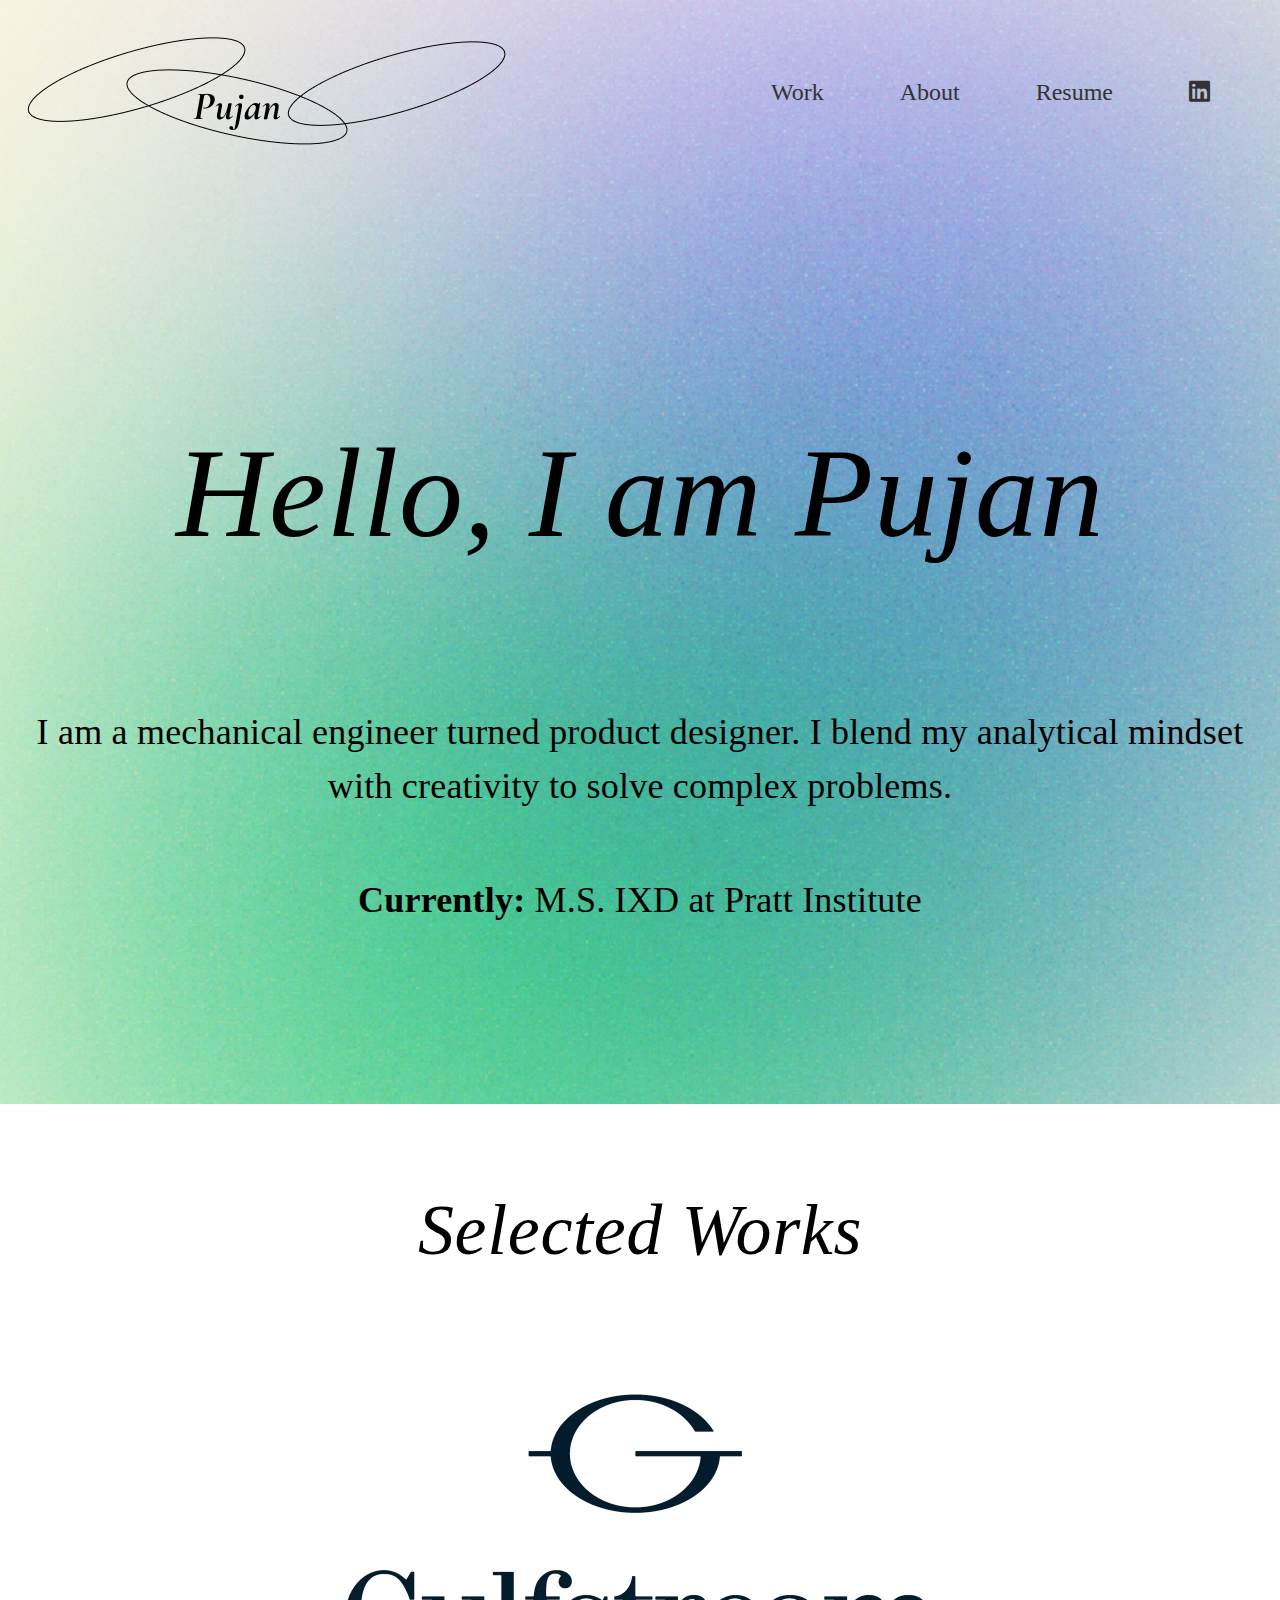
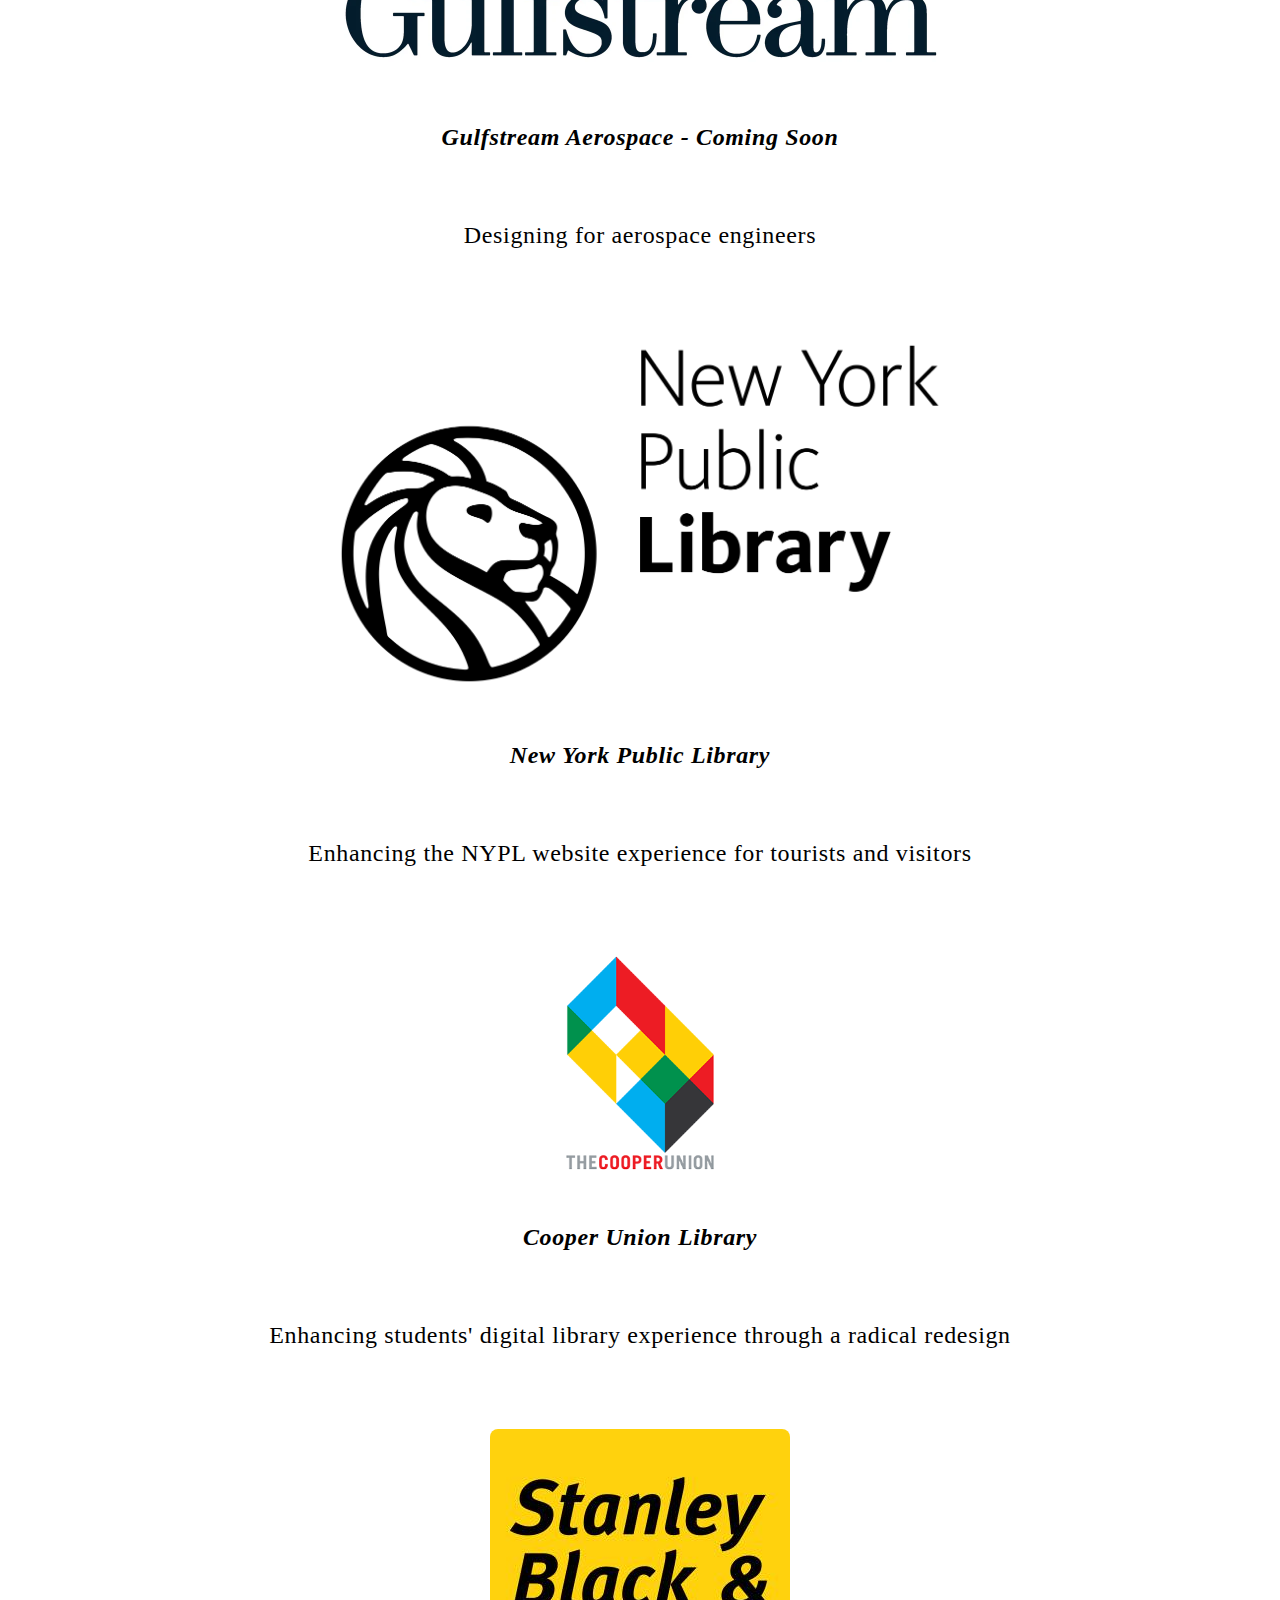
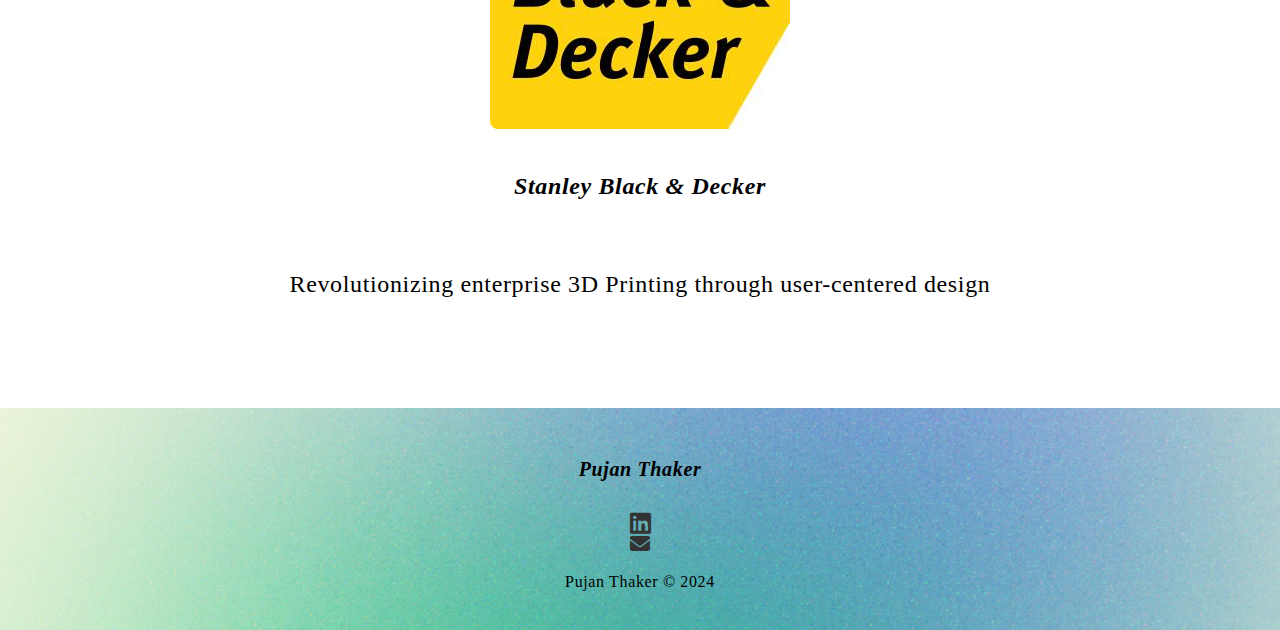
<file: index.html>
<!DOCTYPE html>
<html lang="en">

<head>
    <meta charset="UTF-8">
    <link rel="stylesheet" href="index.css">
    <link rel="stylesheet" href="https://cdnjs.cloudflare.com/ajax/libs/font-awesome/6.4.0/css/all.min.css">
    <meta name="viewport" content="width=device-width, initial-scale=1.0">
    <title>Pujan Thaker - Website</title>
</head>

<body>
    <div class="container" role="main">
        <header class="top-half header-container">
            <div class="svg-container">
                <a href="index.html" aria-label="Home">
                    <img src="pujan.png" alt="Pujan Thaker's logo">
                </a>
            </div>
    
            <nav class="nav-container">
                <a href="index.html">Work</a>
                <a href="about.html">About</a>
                <a href="https://drive.google.com/file/d/1op_yK1B4MldpnG67vEot9_kJA7Z_IkkW/view" target="_blank" rel="noopener noreferrer">Resume</a>
                <a href="https://www.linkedin.com/in/pthaker1/" aria-label="LinkedIn" target="_blank" rel="noopener noreferrer">
                    <i class="fab fa-linkedin social-icon linkedin-icon"></i>
                </a>
            </nav>
        </header>
    
        <div class="heading-container">
            <h1>Hello, I am Pujan</h1>
            <h2> I am a mechanical engineer turned product designer. I blend my analytical mindset with creativity to solve complex problems.</h2>
            <h2><strong> Currently: </strong> M.S. IXD at Pratt Institute </h2>
        </div>
    </div>

    <h3>Selected Works</h3>
    <div class="image-grid">
        <div class="image-item">
            <a href="#" style="text-decoration:none" aria-label="Gulfstream Aerospace - Coming Soon">
                <img src="Gulfstream.webp" alt="Designing for aerospace engineers">
                <h5>Gulfstream Aerospace - Coming Soon</h5>
                <h6>Designing for aerospace engineers</h6>
            </a>
        </div>
        <div class="image-item">
            <a href="https://drive.google.com/file/d/1_78fIAjuGgXEI_O056yMHGVIvKtjiCHM/view" target="_blank" rel="noopener noreferrer" style="text-decoration:none" aria-label="New York Public Library Project">
                <img src="NYPL.png" alt="NYPL website redesign for tourists and visitors">
                <h5>New York Public Library</h5>
                <h6>Enhancing the NYPL website experience for tourists and visitors</h6>
            </a>
        </div>
        <div class="image-item">
            <a href="https://drive.google.com/file/d/1XPOwXz_0FqDH57ieWKDSv6XsMhz8j7kZ/view" target="_blank" rel="noopener noreferrer" style="text-decoration:none" aria-label="Cooper Union Library Redesign">
                <img src="Cooper_Union.png" alt="Cooper Union Library site redesign to enhance digital library experience">
                <h5>Cooper Union Library</h5>
                <h6>Enhancing students' digital library experience through a radical redesign</h6>
            </a>
        </div>
        <div class="image-item">
            <a href="https://drive.google.com/file/d/16nB5dw6R_j9S8wzRzIzCZe6pnZHJytQz/view" target="_blank" rel="noopener noreferrer" style="text-decoration:none" aria-label="Stanley Black & Decker Project">
                <img src="SBD.jpg" alt="Stanley Black & Decker enterprise 3D printing redesign">
                <h5>Stanley Black & Decker</h5>
                <h6>Revolutionizing enterprise 3D Printing through user-centered design</h6>
            </a>
        </div>
    </div>

    <footer>
        <h4>Pujan Thaker</h4>
        <a href="https://www.linkedin.com/in/pthaker1/" aria-label="LinkedIn" target="_blank" rel="noopener noreferrer">
            <i class="fab fa-linkedin social-icon linkedin-icon"></i>
        </a>
        <br>
        <a href="mailto:pujant98@gmail.com" aria-label="Email">
            <i class="fa-solid fa-envelope fa-lg" style="color: #333;"></i>
        </a>

        <p>Pujan Thaker © 2024</p>
    </footer>
</body>

</html>
</file>
<file: index.css>
body {
    font-family: "Helvetica Neue";
    margin: 0;
    position: relative;

}

.container {
    text-align: center;
    margin: 0 auto;
    padding: 20px;
    background: url(noisy-gradients.jpg) lightgray 50% / cover no-repeat; /* Set background image for the entire body */
    
}
.header-container {
    display: flex;
    justify-content: space-between; /* Distributes space evenly between SVG and nav */
    align-items: center;
    margin-bottom: 20px;
}

.heading-container {
    display: flex;
    flex-direction: column;
    justify-content: center;
    align-items: center;
    min-height: 100vh; /* Ensures full viewport height */
    text-align: center;
}



.svg-container {
    display: flex;
    justify-content: left;
    align-items: left;
    transition: transform 0.5s ease;
}

.nav-container {
    display: flex;
    gap: 76px; /* Ensure 76px spacing between each nav item */
    margin-left: auto; /* Align the nav to the right */
    margin-right: 50px;
}

.nav-container a {
    text-decoration: none;
    color: #333;
    font-size: 24px;
    font-family: "raleway";
    transition: color 0.3s;
}

.nav-container a:hover,
.social-icon:hover {
    color: #0056B3; /* Change color on hover */
}

.social-icon {
    font-size: 24px;
    color: #333;
    transition: color 0.3s;
}

.linkedin-icon:hover {
    color: #00A0DC;
}

h1{
    color: #000;
    text-align: center;
    font-family: "Cormorant Garamond";
    font-size: 128px;
    font-style: italic;
    font-weight: 400;
    line-height: 150%; /* 192px */
    letter-spacing: 0.64px;
    position: relative;
}

h2 {
    color: #000;
    font-family: "Raleway";
    font-size: 36px;
    font-style: normal;
    font-weight: 500;
    line-height: 150%; /* 60px */
    letter-spacing: 0.2px;
    position: relative;
    text-align: center;

}

h3 {
    color: #000;
    text-align: center;
    font-family: "Cormorant Garamond";
    font-size: 72px;
    font-style: italic;
    font-weight: 400;
    line-height: 150%; /* 192px */
    letter-spacing: 0.64px;
    position: relative;
}

h4 {
    color: #000;
    text-align: center;
    font-family: "Cormorant Garamond";
    font-size: 20px;
    font-style: italic;
    font-weight: 600;
    line-height: 150%; /* 192px */
    letter-spacing: 0.64px;
    position: relative;
}

h5{
    color: #000;
    text-align: center;
    font-family: "Cormorant Garamond";
    font-size: 24px;
    font-style: italic;
    font-weight: 600;
    letter-spacing: 0.64px;
    position: relative;
    text-align: center;
    padding-bottom: 10px;
}

h6 {
    color: #000;
    text-align: center;
    font-family: "Raleway";
    font-size: 24px;
    font-weight: 400;
    line-height: 150%; /* 192px */
    letter-spacing: 0.64px;
    position: relative;
    padding-top: 0;
}


p{
    color: #000;
    text-align: center;
    font-family: "Raleway";
    font-size: 16px;
    font-weight: 400;
    line-height: 150%; /* 192px */
    letter-spacing: 0.64px;
    position: relative;
}


.image-grid {
    display: flex;
    flex-direction: column; /* Stack items vertically */
    align-items: center; /* Center items */
    margin-top: 40px;

}

.image-grid h3 {
    font-size: 32px; /* Adjust heading size */
    margin-bottom: 20px; /* Space below the heading */
}

.image-item {
    margin: 10px; /* Add margin around each item */
    text-align: center; /* Center text for captions */
}

.image-item img {
    max-width: 50%; /* Make images responsive */
    height: auto; /* Maintain aspect ratio */
    border-radius: 8px; /* Optional: add some border radius */
    transition: transform 0.3s; /* Smooth zoom effect on hover */
}

.image-item img:hover {
    transform: scale(1.05); /* Slightly zoom in on hover */
}

.image-item p {
    font-size: 16px; /* Caption font size */
    color: #333; /* Caption text color */
    margin-top: 8px; /* Space above caption */
}

.bottom-half {
    display: flex;
    justify-content: space-between;
    margin-top: 40px;
}

.bottom-container h3 {
    margin-bottom: 10px;
}

footer {
    text-align: center;
    margin-top: 40px;
    padding: 20px;
    background: url(noisy-gradients.jpg) lightgray 50% / cover no-repeat; /* Set background image for the entire body */
}
</file>
